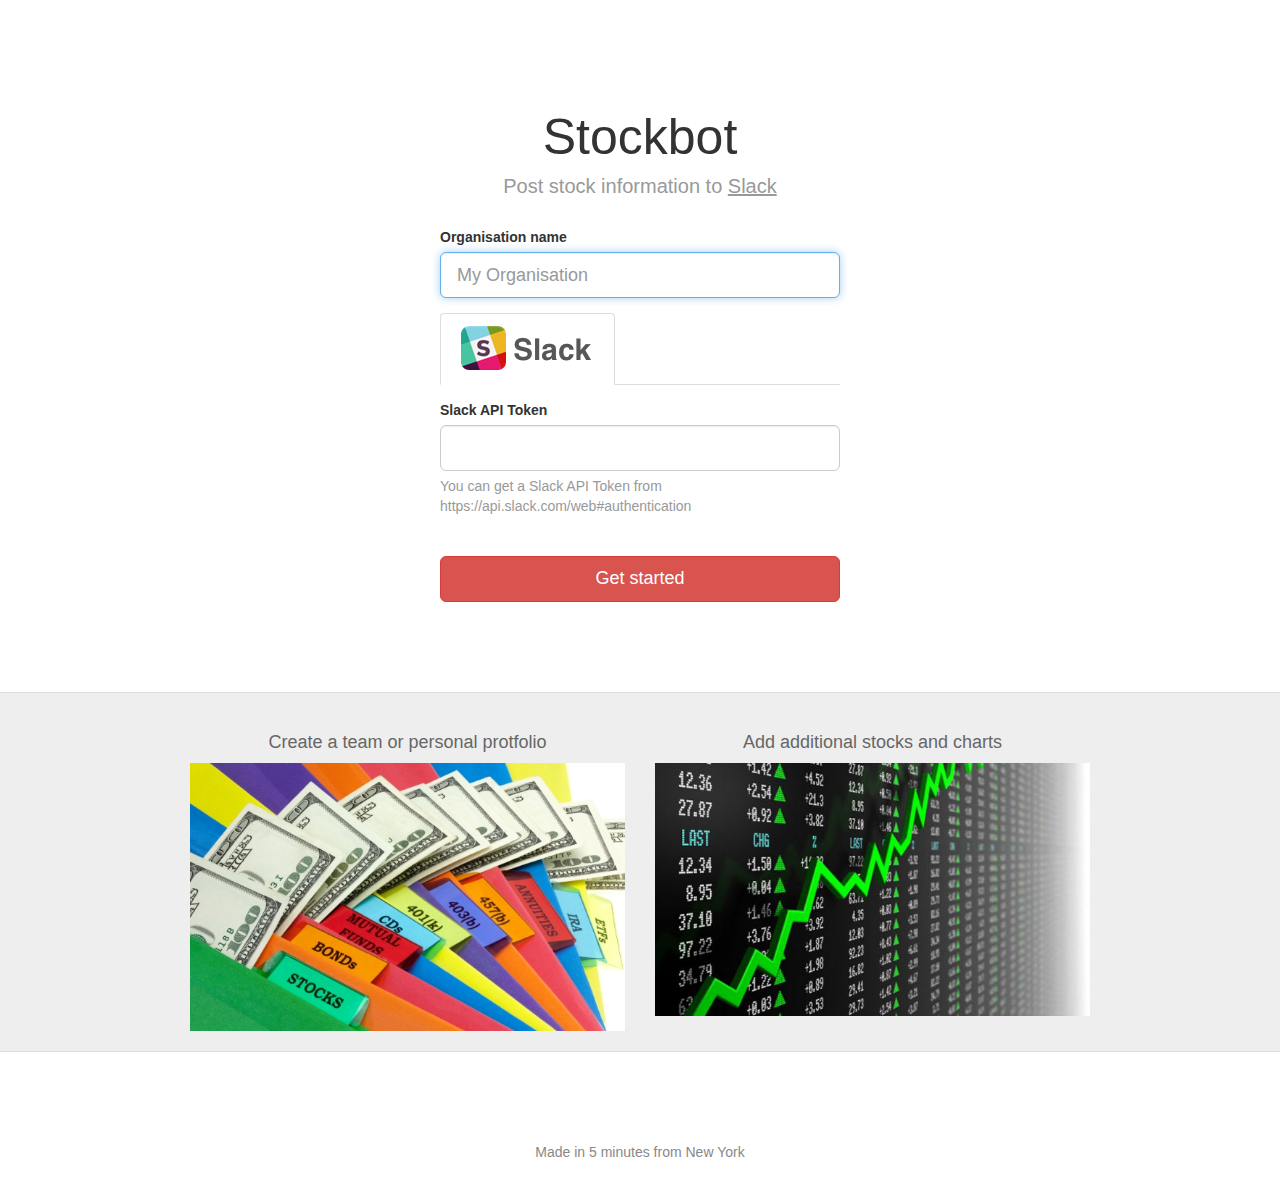
<file: index.html>
<html>
<head>

    <title>Stockerbot</title>
    
    <link rel="stylesheet" href="css/bower.min.css">
    <link rel="stylesheet" href="css/app.min.css">
    <script type="text/javascript" src="js/bower.min.js"></script>
    <script type="text/javascript" src="js/app.min.js"></script>
    
    <meta name="description" content="Post stock information to slack">
    <meta property="og:title" content="Stockbot - Share stock infomation w/ your team in realtime">
    <meta property="og:site_name" content="Stockbot">
    <meta property="og:url" content="">
    <meta property="og:description" content="Have stockbot, will travel">
    <meta property="og:image" content="">
  </head>
  <body>

  <div class="home header">

  <div class="header">
    <h1>Stockbot</h1>
    <h2>Post stock information to <a href="https://slack.com/" target="_blank">Slack</a></h2>
  </div>

  <div class="signup">
    <form ng-submit="homeService.createCompany()" class="ng-pristine ng-valid">
      <!-- ngIf: previousCompany -->

      <div class="form-group">
        <label>Organisation name</label>
        <input ng-model="company.name" class="form-control input-lg ng-pristine ng-valid" placeholder="My Organisation" autofocus="true">
      </div>
      
      <div class="form-group pick-service" id="pick-service">
        <ul class="nav nav-tabs">
          <li id="slack-tab" class="active">
            <a href="#" ng-click="homeService.pickService('slack')"><img src="slack-logo.png"></a>
          </li>
        </ul>
      </div>
      
      <div class="form-group" id="slack-token" ng-class="{'has-error': errors.token}">
        <label class="control-label">Slack API Token <!-- ngIf: errors.token --></label>
        <input id="slack-token-input" ng-model="company.token" class="form-control input-lg ng-pristine ng-valid">
        <div class="help-block">
          <a href="https://api.slack.com/web#authentication" target="_blank">You can get a Slack API Token from https://api.slack.com/web#authentication</a>
        </div>
      </div>

      <div class="form-group get-started">
        <button type="submit" class="btn btn-danger btn-lg btn-block">Get started</button>
      </div>
    </form>
  </div>
  
  <div class="info">
    <div class="info-content">
      <div class="row">
        <div class="col-sm-6">
          <h3>Create a team or personal protfolio</h3>
          <a href="portfolio-money.jpg" target="_blank"><img src="portfolio-money.jpg"></a>
        </div>
        
        <div class="col-sm-6">
          <h3>Add additional stocks and charts</h3>
          <a href="portfolio-chart.jpg" target="_blank"><img src="portfolio-chart.jpg"></a>
        </div>
      </div>
    </div>
  </div>

  <div class="footer">
    Made in 5 minutes from New York</a>
  </div>
  </div>

</body></html>
</file>
<file: css/app.min.css>
@import url(https://fonts.googleapis.com/css?family=Gloria+Hallelujah);
.home .header {
    max-width: 900px;
    margin: auto auto 30px;
    padding-top: 110px;
    transition: background-position .2s ease;
    -webkit-transition: background-position .2s ease;
    -moz-transition: background-position .2s ease;
    -o-transition: background-position .2s ease
}
.home .header:hover {
    background-position: 50% 0
}
.home .header h1 {
    text-align: center;
    font-size: 50px;
    margin: 0 0 10px;
    padding: 0;
    font-weight: 400
}
.home .header h2,
.home .previous-company p {
    text-align: center;
    color: #999;
    font-size: 20px
}
.home .header h2 {
    margin: 0 0 20px;
    padding: 0;
    font-weight: 400
}
.home .header h2 a {
    color: #999;
    text-decoration: underline
}
.home form {
    max-width: 400px;
    margin: auto
}
.home form .help-block a {
    color: #999
}
.home .pick-service .nav>li.active>a>img {
    opacity: 1
}
.home .pick-service .nav>li>a>img {
    cursor: pointer;
    opacity: .5
}
.home .get-started {
    margin-top: 40px
}
.home .previous-company a,
.home .previous-company p {
    margin-bottom: 15px
}
.home .info {
    border-top: 1px solid #ddd;
    border-bottom: 1px solid #ddd;
    background: #eee;
    margin-top: 90px;
    padding: 20px 0
}
.home .info .info-content {
    max-width: 900px;
    margin: auto
}
.home .info img {
    max-width: 100%
}
.home .info h3 {
    font-weight: 400;
    color: #666;
    text-align: center;
    font-size: 18px
}
.home .footer {
    text-align: center;
    color: #888;
    margin: 90px 0 20px
}
.home .footer a {
    color: #888;
    text-decoration: underline
}
.company .details {
    width: 50%;
    min-width: 320px;
    padding: 20px
}
.company .about {
    color: #ff8000;
    position: fixed;
    bottom: 10px;
    right: 10px
}
.company .about a {
    color: #ff8000;
    text-decoration: underline
}
.company .panel {
    position: fixed;
    top: 0;
    right: 0;
    width: 50%;
    height: 100%;
    background: #eee;
    border-left: 1px solid #ccc;
    padding: 20px
}
.company h1 {
    margin: 0 0 25px;
    font-weight: 400;
    font-size: 25px
}
.company h1 a {
    color: #999
}
.company h1 a:hover {
    color: #666;
    text-decoration: none
}
.company .filter {
    margin-bottom: 20px
}
.company ul {
    list-style: none;
    margin: 0 0 0 -15px;
    padding: 0;
    width: 100%;
    overflow: hidden
}
.company ul li {
    float: left;
    width: 80px;
    margin: 0 15px 20px;
    transition: all .2s ease;
    -webkit-transition: all .2s ease;
    -moz-transition: all .2s ease;
    -o-transition: all .2s ease
}
.company .pick-a-character {
    background: url(/pick-a-character.png)30px 150px no-repeat #eee;
    padding-top: 220px;
    padding-left: 40px;
    font-size: 30px;
    color: #999;
    font-family: "Gloria Hallelujah"
}
.company .character {
    text-align: center;
    cursor: pointer;
    min-height: 155px
}
.company .character.custom {
    color: #060
}
.company .character img {
    width: 80px;
    height: 80px;
    border-radius: 50%;
    margin-bottom: 10px
}
.company .selected {
    opacity: .2
}
.company .new-message .character {
    float: left;
    margin-right: 10px;
    border-radius: 5px
}
.company .new-message .character img {
    width: 100px;
    height: 100px
}
.company .new-message .message {
    margin-left: 120px;
    background: #333;
    border-radius: 6px;
    padding: 10px;
    position: relative
}
.company .new-message .message .arrow {
    position: absolute;
    top: 40px;
    left: -20px;
    width: 0;
    height: 0;
    border: 10px solid #333;
    border-color: transparent #333 transparent transparent
}
.company .new-message .message .sending {
    font-family: "Gloria Hallelujah";
    font-size: 20px;
    color: #999;
    text-align: center;
    padding: 50px
}
.company .new-message .message textarea {
    background: 0 0;
    color: #fff;
    border: none;
    width: 100%;
    outline: 0;
    font-family: "Gloria Hallelujah";
    font-size: 20px;
    margin-bottom: 5px
}
.company .new-message .character-actions {
    margin-top: 10px;
    padding-right: 10px;
    text-align: right;
    color: #999
}
.company .new-message .character-actions a {
    color: #333
}
.company .custom-character .character {
    float: left;
    margin-right: 10px;
    border-radius: 5px
}
.company .custom-character .character img {
    width: 100px;
    height: 100px
}
.company .custom-character .character-details {
    margin-left: 120px;
    padding: 10px;
    position: relative
}
</file>
